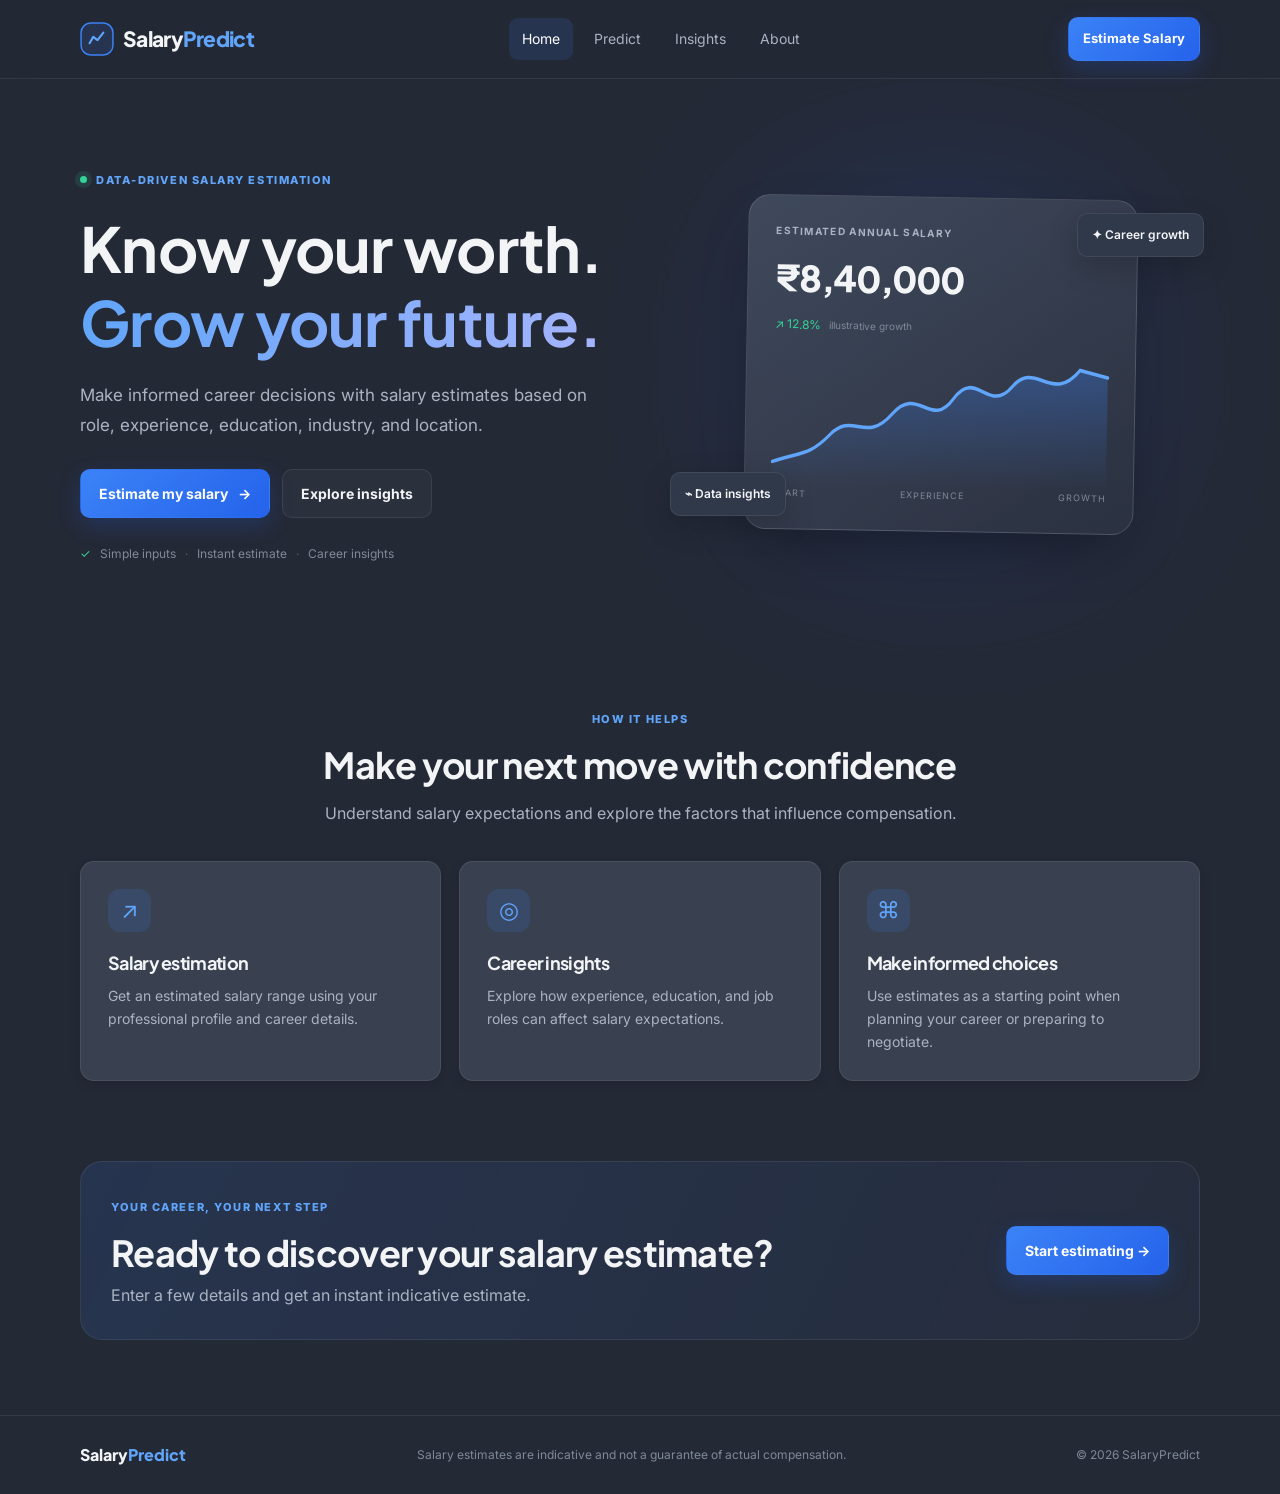
<file: index.html>
<!DOCTYPE html>
<html lang="en">
<head>
  <meta charset="UTF-8"><meta name="viewport" content="width=device-width, initial-scale=1.0">
  <title>SalaryPredict – Estimate employee salaries with data</title><link rel="stylesheet" href="style.css">
</head>
<body>
<header class="navbar">
  <input type="checkbox" id="nav-toggle" class="nav-toggle-checkbox">
  <div class="container navbar-inner">
    <a href="index.html" class="navbar-brand"><svg viewBox="0 0 32 32" fill="none" aria-hidden="true"><rect x="1" y="1" width="30" height="30" rx="9" fill="rgba(59,130,246,.14)" stroke="#3b82f6" stroke-width="1.4"/><path d="M9 20l3.5-6 4 3 5.5-7" stroke="#60a5fa" stroke-width="2" stroke-linecap="round" stroke-linejoin="round"/></svg><span class="brand-salary">Salary</span><span class="brand-predict">Predict</span></a>
    <nav class="navbar-links"><a href="index.html" class="nav-link active">Home</a><a href="predict.html" class="nav-link">Predict</a><a href="insights.html" class="nav-link">Insights</a><a href="about.html" class="nav-link">About</a></nav>
    <div class="navbar-actions"><a href="predict.html" class="btn btn-primary btn-sm">Estimate Salary</a><label for="nav-toggle" class="navbar-burger" aria-label="Open menu"><span></span><span></span><span></span></label></div>
  </div>
  <nav class="navbar-mobile-panel"><a href="index.html" class="nav-link active">Home</a><a href="predict.html" class="nav-link">Predict</a><a href="insights.html" class="nav-link">Insights</a><a href="about.html" class="nav-link">About</a><a href="predict.html" class="btn btn-primary">Estimate Salary</a></nav>
</header>
<main>
<section class="hero container">
  <div class="hero-copy"><span class="eyebrow"><span class="pulse"></span> DATA-DRIVEN SALARY ESTIMATION</span><h1>Know your worth.<br><span class="gradient-text">Grow your future.</span></h1>
  <p class="lead">Make informed career decisions with salary estimates based on role, experience, education, industry, and location.</p>
  <div class="hero-actions"><a class="btn btn-primary" href="predict.html">Estimate my salary <span>→</span></a><a class="btn btn-secondary" href="insights.html">Explore insights</a></div>
  <div class="hero-note"><span class="check">✓</span> Simple inputs <span class="dot">·</span> Instant estimate <span class="dot">·</span> Career insights</div></div>
  <div class="hero-visual"><div class="visual-glow"></div><div class="salary-card"><div class="mini-label">ESTIMATED ANNUAL SALARY</div><div class="salary-number">₹8,40,000</div><div class="trend"><span>↗ 12.8%</span> <small>illustrative growth</small></div><div class="chart"><svg viewBox="0 0 360 115" preserveAspectRatio="none"><defs><linearGradient id="fill" x1="0" x2="0" y1="0" y2="1"><stop offset="0" stop-color="#3b82f6" stop-opacity=".32"/><stop offset="1" stop-color="#3b82f6" stop-opacity="0"/></linearGradient></defs><path d="M0 94 C30 85 38 90 62 70 S100 78 128 52 S170 65 194 38 S232 51 257 27 S300 42 330 12 L360 18 L360 115 L0 115Z" fill="url(#fill)"/><path d="M0 94 C30 85 38 90 62 70 S100 78 128 52 S170 65 194 38 S232 51 257 27 S300 42 330 12 L360 18" fill="none" stroke="#60a5fa" stroke-width="3" stroke-linecap="round"/></svg></div><div class="chart-labels"><span>START</span><span>EXPERIENCE</span><span>GROWTH</span></div></div><div class="floating-tag tag-one">✦ Career growth</div><div class="floating-tag tag-two">⌁ Data insights</div></div>
</section>
<section class="section container"><div class="section-heading"><span class="eyebrow">HOW IT HELPS</span><h2>Make your next move with confidence</h2><p>Understand salary expectations and explore the factors that influence compensation.</p></div>
<div class="features-grid"><article class="feature-card"><div class="feature-icon">↗</div><h3>Salary estimation</h3><p>Get an estimated salary range using your professional profile and career details.</p></article><article class="feature-card"><div class="feature-icon">◎</div><h3>Career insights</h3><p>Explore how experience, education, and job roles can affect salary expectations.</p></article><article class="feature-card"><div class="feature-icon">⌘</div><h3>Make informed choices</h3><p>Use estimates as a starting point when planning your career or preparing to negotiate.</p></article></div></section>
<section class="cta container"><div><span class="eyebrow">YOUR CAREER, YOUR NEXT STEP</span><h2>Ready to discover your salary estimate?</h2><p>Enter a few details and get an instant indicative estimate.</p></div><a href="predict.html" class="btn btn-primary">Start estimating →</a></section>
</main><footer class="footer"><div class="container footer-inner"><a href="index.html" class="footer-brand">Salary<span>Predict</span></a><p>Salary estimates are indicative and not a guarantee of actual compensation.</p><span>© 2026 SalaryPredict</span></div></footer>
</body></html>
</file>
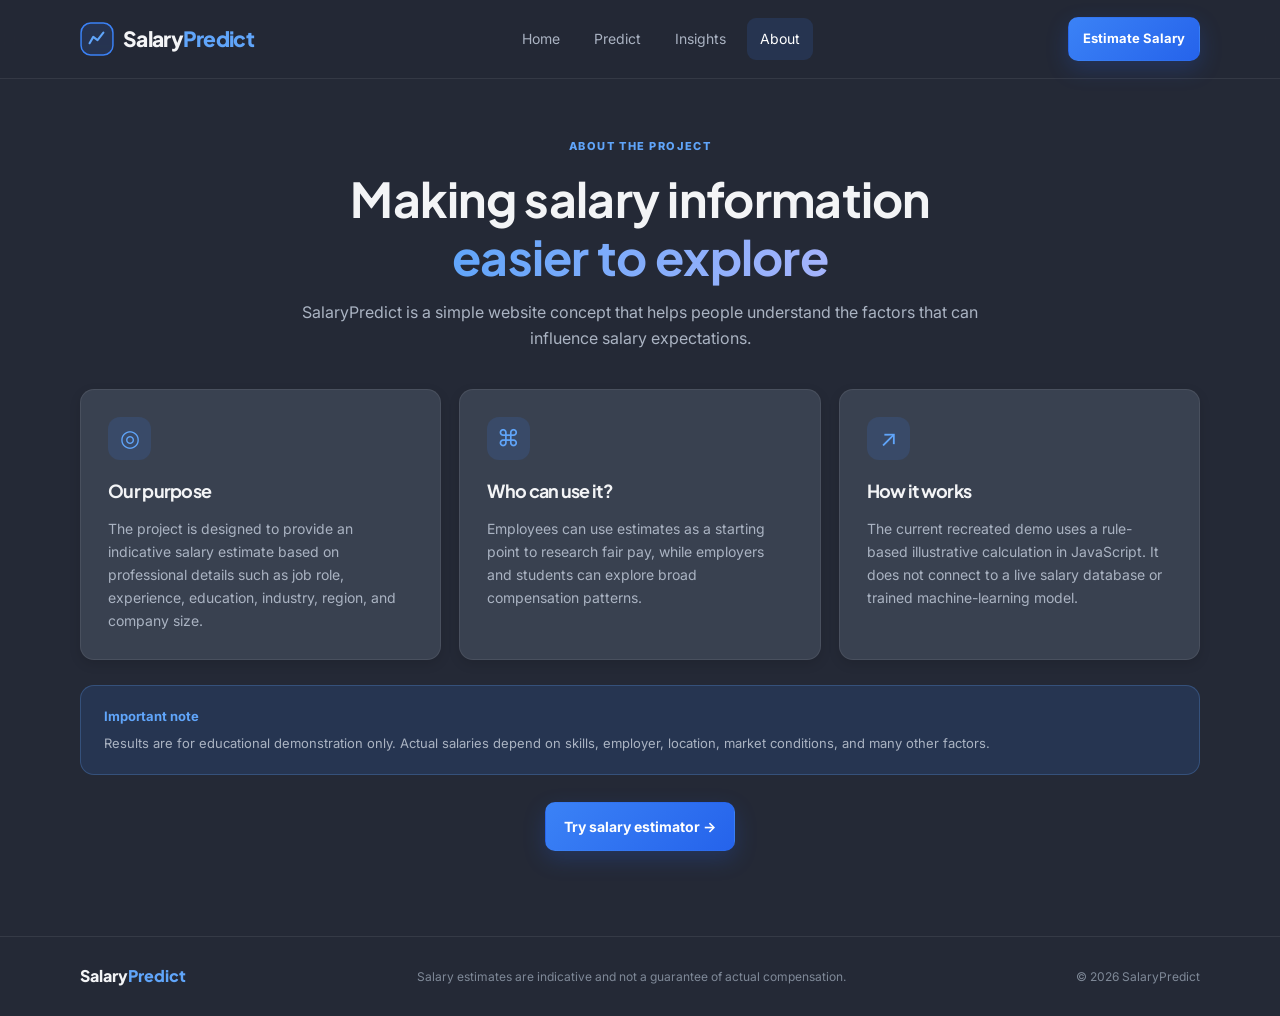
<file: about.html>
<!DOCTYPE html>
<html lang="en"><head><meta charset="UTF-8"><meta name="viewport" content="width=device-width, initial-scale=1.0"><title>About – SalaryPredict</title><link rel="stylesheet" href="style.css"></head><body>
<header class="navbar"><input type="checkbox" id="nav-toggle" class="nav-toggle-checkbox"><div class="container navbar-inner"><a href="index.html" class="navbar-brand"><svg viewBox="0 0 32 32" fill="none" aria-hidden="true"><rect x="1" y="1" width="30" height="30" rx="9" fill="rgba(59,130,246,.14)" stroke="#3b82f6" stroke-width="1.4"/><path d="M9 20l3.5-6 4 3 5.5-7" stroke="#60a5fa" stroke-width="2" stroke-linecap="round" stroke-linejoin="round"/></svg><span class="brand-salary">Salary</span><span class="brand-predict">Predict</span></a><nav class="navbar-links"><a href="index.html" class="nav-link">Home</a><a href="predict.html" class="nav-link">Predict</a><a href="insights.html" class="nav-link">Insights</a><a href="about.html" class="nav-link active">About</a></nav><div class="navbar-actions"><a href="predict.html" class="btn btn-primary btn-sm">Estimate Salary</a><label for="nav-toggle" class="navbar-burger" aria-label="Open menu"><span></span><span></span><span></span></label></div></div><nav class="navbar-mobile-panel"><a href="index.html" class="nav-link">Home</a><a href="predict.html" class="nav-link">Predict</a><a href="insights.html" class="nav-link">Insights</a><a href="about.html" class="nav-link active">About</a></nav></header>
<main class="container page-main"><div class="page-heading"><span class="eyebrow">ABOUT THE PROJECT</span><h1>Making salary information <span class="gradient-text">easier to explore</span></h1><p>SalaryPredict is a simple website concept that helps people understand the factors that can influence salary expectations.</p></div><div class="about-grid"><article class="card about-card"><div class="feature-icon">◎</div><h2>Our purpose</h2><p>The project is designed to provide an indicative salary estimate based on professional details such as job role, experience, education, industry, region, and company size.</p></article><article class="card about-card"><div class="feature-icon">⌘</div><h2>Who can use it?</h2><p>Employees can use estimates as a starting point to research fair pay, while employers and students can explore broad compensation patterns.</p></article><article class="card about-card"><div class="feature-icon">↗</div><h2>How it works</h2><p>The current recreated demo uses a rule-based illustrative calculation in JavaScript. It does not connect to a live salary database or trained machine-learning model.</p></article></div><div class="notice"><strong>Important note</strong><p>Results are for educational demonstration only. Actual salaries depend on skills, employer, location, market conditions, and many other factors.</p></div><div class="center-action"><a href="predict.html" class="btn btn-primary">Try salary estimator →</a></div></main><footer class="footer"><div class="container footer-inner"><a href="index.html" class="footer-brand">Salary<span>Predict</span></a><p>Salary estimates are indicative and not a guarantee of actual compensation.</p><span>© 2026 SalaryPredict</span></div></footer></body></html>
</file>
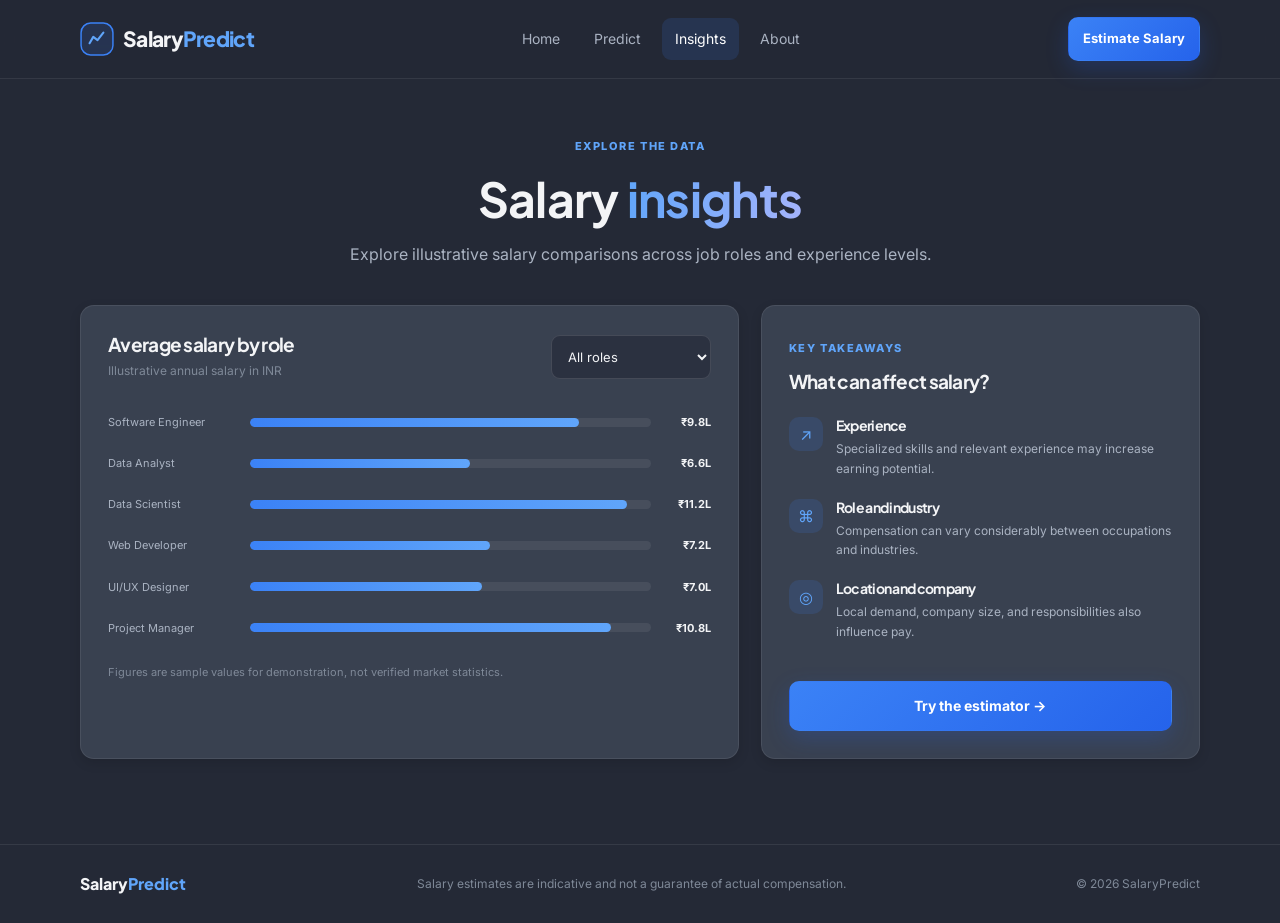
<file: insights.html>
<!DOCTYPE html>
<html lang="en"><head><meta charset="UTF-8"><meta name="viewport" content="width=device-width, initial-scale=1.0"><title>Salary Insights – SalaryPredict</title><link rel="stylesheet" href="style.css"></head><body>
<header class="navbar"><input type="checkbox" id="nav-toggle" class="nav-toggle-checkbox"><div class="container navbar-inner"><a href="index.html" class="navbar-brand"><svg viewBox="0 0 32 32" fill="none" aria-hidden="true"><rect x="1" y="1" width="30" height="30" rx="9" fill="rgba(59,130,246,.14)" stroke="#3b82f6" stroke-width="1.4"/><path d="M9 20l3.5-6 4 3 5.5-7" stroke="#60a5fa" stroke-width="2" stroke-linecap="round" stroke-linejoin="round"/></svg><span class="brand-salary">Salary</span><span class="brand-predict">Predict</span></a><nav class="navbar-links"><a href="index.html" class="nav-link">Home</a><a href="predict.html" class="nav-link">Predict</a><a href="insights.html" class="nav-link active">Insights</a><a href="about.html" class="nav-link">About</a></nav><div class="navbar-actions"><a href="predict.html" class="btn btn-primary btn-sm">Estimate Salary</a><label for="nav-toggle" class="navbar-burger" aria-label="Open menu"><span></span><span></span><span></span></label></div></div><nav class="navbar-mobile-panel"><a href="index.html" class="nav-link">Home</a><a href="predict.html" class="nav-link">Predict</a><a href="insights.html" class="nav-link active">Insights</a><a href="about.html" class="nav-link">About</a></nav></header>
<main class="container page-main"><div class="page-heading"><span class="eyebrow">EXPLORE THE DATA</span><h1>Salary <span class="gradient-text">insights</span></h1><p>Explore illustrative salary comparisons across job roles and experience levels.</p></div>
<section class="insights-grid"><article class="card chart-card"><div class="chart-card-head"><div><h2>Average salary by role</h2><p>Illustrative annual salary in INR</p></div><select id="chart-role" class="chart-role-select" aria-label="Highlight role"><option value="all">All roles</option><option>Software Engineer</option><option>Data Analyst</option><option>Data Scientist</option><option>Web Developer</option><option>UI/UX Designer</option><option>Project Manager</option></select></div><div class="bar-chart" id="role-chart"><div class="bar-row" data-role="Software Engineer"><span>Software Engineer</span><div class="bar-track"><i style="width:82%"></i></div><b>₹9.8L</b></div><div class="bar-row" data-role="Data Analyst"><span>Data Analyst</span><div class="bar-track"><i style="width:55%"></i></div><b>₹6.6L</b></div><div class="bar-row" data-role="Data Scientist"><span>Data Scientist</span><div class="bar-track"><i style="width:94%"></i></div><b>₹11.2L</b></div><div class="bar-row" data-role="Web Developer"><span>Web Developer</span><div class="bar-track"><i style="width:60%"></i></div><b>₹7.2L</b></div><div class="bar-row" data-role="UI/UX Designer"><span>UI/UX Designer</span><div class="bar-track"><i style="width:58%"></i></div><b>₹7.0L</b></div><div class="bar-row" data-role="Project Manager"><span>Project Manager</span><div class="bar-track"><i style="width:90%"></i></div><b>₹10.8L</b></div></div><p class="chart-note">Figures are sample values for demonstration, not verified market statistics.</p></article>
<article class="card insight-side"><span class="eyebrow">KEY TAKEAWAYS</span><h2>What can affect salary?</h2><div class="takeaway"><span class="takeaway-icon">↗</span><div><h3>Experience</h3><p>Specialized skills and relevant experience may increase earning potential.</p></div></div><div class="takeaway"><span class="takeaway-icon">⌘</span><div><h3>Role and industry</h3><p>Compensation can vary considerably between occupations and industries.</p></div></div><div class="takeaway"><span class="takeaway-icon">◎</span><div><h3>Location and company</h3><p>Local demand, company size, and responsibilities also influence pay.</p></div></div><a href="predict.html" class="btn btn-primary btn-full">Try the estimator →</a></article></section></main>
<footer class="footer"><div class="container footer-inner"><a href="index.html" class="footer-brand">Salary<span>Predict</span></a><p>Salary estimates are indicative and not a guarantee of actual compensation.</p><span>© 2026 SalaryPredict</span></div></footer><script src="app.js"></script></body></html>
</file>
<file: style.css>
@import url('https://fonts.googleapis.com/css2?family=Inter:wght@400;500;600;700&family=Plus+Jakarta+Sans:wght@500;600;700;800&display=swap');
:root{--bg-primary:#242936;--bg-secondary:#2b3140;--bg-tertiary:#323a49;--card-bg:#394150;--card-hover:#414b5d;--text-primary:#f3f4f6;--text-secondary:#aab3c2;--text-muted:#7f8998;--accent-primary:#3b82f6;--accent-secondary:#60a5fa;--accent-dark:#2563eb;--accent-soft:rgba(59,130,246,.14);--success:#34d399;--border-color:rgba(255,255,255,.08);--border-hover:rgba(96,165,250,.35);--shadow-sm:0 4px 12px rgba(0,0,0,.12);--shadow-md:0 10px 30px rgba(0,0,0,.18);--shadow-lg:0 24px 60px -20px rgba(0,0,0,.45);--radius-sm:8px;--radius-md:14px;--radius-lg:22px;--space-xs:4px;--space-sm:8px;--space-md:16px;--space-lg:24px;--space-xl:32px;--space-2xl:48px;--space-3xl:64px}
*{box-sizing:border-box}html{scroll-behavior:smooth}body{margin:0;background:var(--bg-primary);color:var(--text-primary);font-family:Inter,Arial,sans-serif;line-height:1.65}a{color:inherit;text-decoration:none}button,select{font:inherit}.container{width:min(1120px,calc(100% - 40px));margin-inline:auto}.navbar{position:sticky;top:0;z-index:10;background:rgba(36,41,54,.92);backdrop-filter:blur(18px);border-bottom:1px solid var(--border-color)}.navbar-inner{height:78px;display:flex;align-items:center;justify-content:space-between;gap:24px}.navbar-brand{display:flex;align-items:center;font-family:"Plus Jakarta Sans",sans-serif;font-weight:800;font-size:21px;letter-spacing:-.7px;white-space:nowrap}.navbar-brand svg{width:34px;height:34px;margin-right:9px}.brand-predict,.footer-brand span{color:var(--accent-secondary)}.navbar-links{display:flex;align-items:center;gap:8px}.nav-link{font-size:14px;color:var(--text-secondary);padding:9px 13px;border-radius:9px;transition:.2s}.nav-link:hover,.nav-link.active{color:#fff;background:var(--accent-soft)}.navbar-actions{display:flex;align-items:center;gap:12px}.btn{display:inline-flex;align-items:center;justify-content:center;gap:10px;border:1px solid transparent;border-radius:10px;padding:12px 18px;font-size:14px;font-weight:700;cursor:pointer;transition:transform .2s,background .2s,border .2s}.btn:hover{transform:translateY(-2px)}.btn-primary{color:#fff;background:linear-gradient(135deg,#3b82f6,#2563eb);box-shadow:0 8px 22px rgba(37,99,235,.22)}.btn-secondary{border-color:var(--border-color);background:rgba(255,255,255,.035);color:var(--text-primary)}.btn-secondary:hover{border-color:var(--border-hover)}.btn-sm{padding:10px 14px;font-size:13px}.btn-full{width:100%;margin-top:20px}.nav-toggle-checkbox,.navbar-burger,.navbar-mobile-panel{display:none}
.hero{min-height:570px;display:grid;grid-template-columns:1.04fr .96fr;align-items:center;gap:40px;padding-block:74px}.eyebrow{display:inline-flex;align-items:center;gap:9px;color:var(--accent-secondary);font-size:11px;font-weight:800;letter-spacing:1.55px}.pulse{width:7px;height:7px;background:var(--success);border-radius:50%;box-shadow:0 0 0 5px rgba(52,211,153,.12)}h1,h2,h3,p{margin-top:0}h1,h2,h3{font-family:"Plus Jakarta Sans",sans-serif;line-height:1.2;letter-spacing:-.7px}h1{font-size:clamp(40px,5vw,62px);margin:20px 0}.gradient-text{background:linear-gradient(100deg,#60a5fa,#a5b4fc);color:transparent;background-clip:text}.lead{max-width:540px;color:var(--text-secondary);font-size:17px;line-height:1.8}.hero-actions{display:flex;flex-wrap:wrap;gap:12px;margin-top:28px}.hero-note{display:flex;flex-wrap:wrap;gap:9px;align-items:center;margin-top:26px;color:var(--text-muted);font-size:12px}.check{color:var(--success)}.dot{color:#526075}.hero-visual{min-height:390px;position:relative;display:grid;place-items:center}.visual-glow{position:absolute;width:300px;height:300px;background:#2563eb;filter:blur(100px);opacity:.22}.salary-card{position:relative;width:min(100%,390px);padding:27px;border:1px solid rgba(255,255,255,.12);border-radius:22px;background:linear-gradient(145deg,rgba(65,75,93,.95),rgba(43,49,64,.98));box-shadow:var(--shadow-lg);transform:rotate(1deg)}.mini-label{font-size:10px;letter-spacing:1.3px;color:var(--text-secondary);font-weight:700}.salary-number{font-family:"Plus Jakarta Sans";font-size:36px;font-weight:800;letter-spacing:-1.3px;margin:8px 0}.trend{font-size:12px;color:var(--success)}.trend small{color:var(--text-muted);margin-left:5px}.chart{height:135px;margin-top:17px}.chart svg{width:100%;height:100%;overflow:visible}.chart-labels{display:flex;justify-content:space-between;color:var(--text-muted);font-size:9px;letter-spacing:1px}.floating-tag{position:absolute;background:#303949;border:1px solid var(--border-color);box-shadow:var(--shadow-md);border-radius:10px;padding:11px 14px;font-size:12px;font-weight:600}.tag-one{top:44px;right:-4px}.tag-two{bottom:43px;left:-12px}
.section{padding-block:55px 80px}.section-heading{text-align:center;max-width:650px;margin:0 auto 35px}.section-heading h2,.cta h2{font-size:clamp(26px,3vw,36px);margin:13px 0}.section-heading p,.cta p{color:var(--text-secondary)}.features-grid{display:grid;grid-template-columns:repeat(3,1fr);gap:18px}.feature-card,.card{border:1px solid var(--border-color);border-radius:var(--radius-md);background:var(--card-bg);box-shadow:var(--shadow-sm)}.feature-card{padding:27px;transition:.2s}.feature-card:hover{transform:translateY(-4px);background:var(--card-hover);border-color:var(--border-hover)}.feature-icon{display:grid;place-items:center;width:43px;height:43px;border-radius:12px;color:var(--accent-secondary);background:var(--accent-soft);font-size:23px;margin-bottom:20px}.feature-card h3{font-size:18px;margin-bottom:10px}.feature-card p,.about-card p{color:var(--text-secondary);font-size:14px;margin-bottom:0}.cta{display:flex;justify-content:space-between;align-items:center;gap:25px;padding:30px;margin-bottom:75px;border:1px solid var(--border-color);border-radius:var(--radius-lg);background:linear-gradient(115deg,rgba(59,130,246,.13),rgba(96,165,250,.035))}.cta h2{margin-bottom:8px}.cta p{margin-bottom:0}.footer{border-top:1px solid var(--border-color);padding:26px 0;color:var(--text-muted);font-size:12px}.footer-inner{display:flex;align-items:center;justify-content:space-between;gap:20px}.footer-inner p{margin:0}.footer-brand{font-family:"Plus Jakarta Sans";font-size:16px;font-weight:800;color:var(--text-primary)}
.page-main{padding-top:52px;padding-bottom:85px}.page-heading{text-align:center;max-width:700px;margin:0 auto 38px}.page-heading h1{font-size:clamp(36px,4vw,48px);margin:13px 0}.page-heading p{color:var(--text-secondary);margin-bottom:0}.predict-layout{display:grid;grid-template-columns:1.25fr .75fr;gap:22px;align-items:start}.form-card,.result-card,.chart-card,.insight-side,.about-card{padding:27px}.form-section-title{display:flex;gap:14px;align-items:center;margin-bottom:25px}.step{display:grid;place-items:center;flex:0 0 38px;height:38px;border-radius:11px;background:var(--accent-soft);color:var(--accent-secondary);font-weight:800;font-size:12px}.form-section-title h2,.chart-card h2,.insight-side h2{font-size:19px;margin:0 0 5px}.form-section-title p,.chart-card-head p{color:var(--text-muted);font-size:12px;margin:0}.form-grid{display:grid;grid-template-columns:1fr 1fr;gap:18px}.form-grid label{display:flex;flex-direction:column;gap:8px;font-size:12px;color:var(--text-secondary);font-weight:600}.form-grid select,.chart-role-select{width:100%;min-width:0;color:var(--text-primary);background:#2b3140;border:1px solid rgba(255,255,255,.12);border-radius:9px;padding:12px;font-size:13px;outline:none}.form-grid select:focus,.chart-role-select:focus{border-color:var(--accent-primary);box-shadow:0 0 0 3px var(--accent-soft)}option{background:#2b3140}.form-disclaimer,.chart-note{font-size:11px;line-height:1.6;color:var(--text-muted);text-align:center;margin:14px 0 0}.result-card{position:sticky;top:100px;min-height:385px}.result-icon{width:45px;height:45px;display:grid;place-items:center;border-radius:13px;background:var(--accent-soft);color:var(--accent-secondary);font-weight:800;font-size:22px;margin-bottom:20px}.result-card h2{font-size:21px;margin:8px 0}.result-intro{font-size:13px;color:var(--text-secondary)}.result-placeholder{padding-top:15px}.placeholder-line{height:10px;width:65%;background:#505b6e;border-radius:20px;margin:11px 0}.placeholder-line.wide{width:90%;height:24px}.placeholder-chart{height:78px;display:flex;align-items:end;gap:8px;margin-top:22px}.placeholder-chart span{flex:1;border-radius:5px 5px 0 0;background:rgba(96,165,250,.24);height:45%}.placeholder-chart span:nth-child(2){height:62%}.placeholder-chart span:nth-child(3){height:53%}.placeholder-chart span:nth-child(4){height:80%}.placeholder-chart span:nth-child(5){height:68%}.placeholder-chart span:nth-child(6){height:95%}.result-foot{border-top:1px solid var(--border-color);padding-top:15px;margin-top:25px;color:var(--text-muted);font-size:11px}.estimate-range{font-family:"Plus Jakarta Sans";font-size:22px;font-weight:800;line-height:1.45;color:var(--accent-secondary);margin:17px 0}.estimate-range small{display:block;color:var(--text-muted);font:11px Inter,sans-serif}.result-detail{display:flex;justify-content:space-between;gap:12px;border-top:1px solid var(--border-color);padding:11px 0;font-size:12px}.result-detail span{color:var(--text-secondary)}.result-detail strong{text-align:right}.calculation-note{font-size:11px;color:var(--text-muted);line-height:1.6;margin-top:15px}
.insights-grid{display:grid;grid-template-columns:1.2fr .8fr;gap:22px}.chart-card-head{display:flex;align-items:center;justify-content:space-between;gap:20px}.chart-role-select{width:auto;max-width:160px}.bar-chart{display:grid;gap:23px;margin-top:32px}.bar-row{display:grid;grid-template-columns:130px 1fr 48px;gap:12px;align-items:center;font-size:11px;color:var(--text-secondary);transition:opacity .2s}.bar-row b{font-size:11px;color:var(--text-primary);text-align:right}.bar-track{height:9px;border-radius:20px;background:rgba(255,255,255,.07);overflow:hidden}.bar-track i{display:block;height:100%;border-radius:20px;background:linear-gradient(90deg,#3b82f6,#60a5fa)}.bar-highlight .bar-track i{background:linear-gradient(90deg,#34d399,#6ee7b7)}.bar-dim{opacity:.28}.chart-note{text-align:left;margin-top:27px}.insight-side .eyebrow{margin-bottom:12px}.insight-side h2{margin-bottom:25px}.takeaway{display:flex;gap:13px;margin:20px 0}.takeaway-icon{flex:0 0 34px;height:34px;display:grid;place-items:center;background:var(--accent-soft);color:var(--accent-secondary);border-radius:10px}.takeaway h3{font-size:14px;margin:0 0 5px}.takeaway p{font-size:12px;color:var(--text-secondary);margin:0}.about-grid{display:grid;grid-template-columns:repeat(3,1fr);gap:18px}.about-card h2{font-size:18px}.notice{margin-top:25px;padding:20px 23px;border:1px solid rgba(96,165,250,.25);border-radius:var(--radius-md);background:var(--accent-soft);font-size:13px}.notice strong{color:var(--accent-secondary)}.notice p{color:var(--text-secondary);margin:5px 0 0}.center-action{text-align:center;margin-top:27px}
@media(max-width:850px){.navbar-links{gap:0}.nav-link{padding:8px}.navbar-actions .btn{display:none}.hero{gap:20px}.hero-visual{min-height:330px}.tag-one{right:0}.tag-two{left:0}.predict-layout,.insights-grid{grid-template-columns:1fr}.result-card{position:static}.about-grid{grid-template-columns:1fr 1fr}.footer-inner{flex-wrap:wrap}}
@media(max-width:650px){.container{width:min(100% - 30px,1120px)}.navbar-inner{height:68px}.navbar-links,.navbar-actions>.btn{display:none}.navbar-burger{display:flex;flex-direction:column;gap:5px;padding:9px;cursor:pointer}.navbar-burger span{display:block;width:22px;height:2px;border-radius:3px;background:var(--text-primary)}.navbar-mobile-panel{padding:0 15px 15px;flex-direction:column;gap:4px}.nav-toggle-checkbox:checked~.navbar-mobile-panel{display:flex}.navbar-mobile-panel .nav-link{padding:11px}.navbar-mobile-panel .btn{margin-top:7px}.hero{grid-template-columns:1fr;padding-block:55px 30px}.hero h1{font-size:43px}.hero-visual{min-height:330px}.salary-card{padding:22px}.floating-tag{font-size:11px}.section{padding-block:45px 55px}.features-grid{grid-template-columns:1fr}.feature-card{padding:23px}.cta{align-items:flex-start;flex-direction:column;padding:24px;margin-bottom:45px}.page-main{padding-top:38px;padding-bottom:55px}.page-heading{margin-bottom:28px}.form-card,.result-card,.chart-card,.insight-side,.about-card{padding:20px}.form-grid{grid-template-columns:1fr}.about-grid{grid-template-columns:1fr}.chart-card-head{align-items:flex-start;flex-direction:column}.chart-role-select{max-width:none;width:100%}.bar-row{grid-template-columns:100px 1fr 44px;gap:8px;font-size:10px}.footer-inner{align-items:flex-start;flex-direction:column;gap:9px}.footer-inner p{max-width:320px}}
</file>
